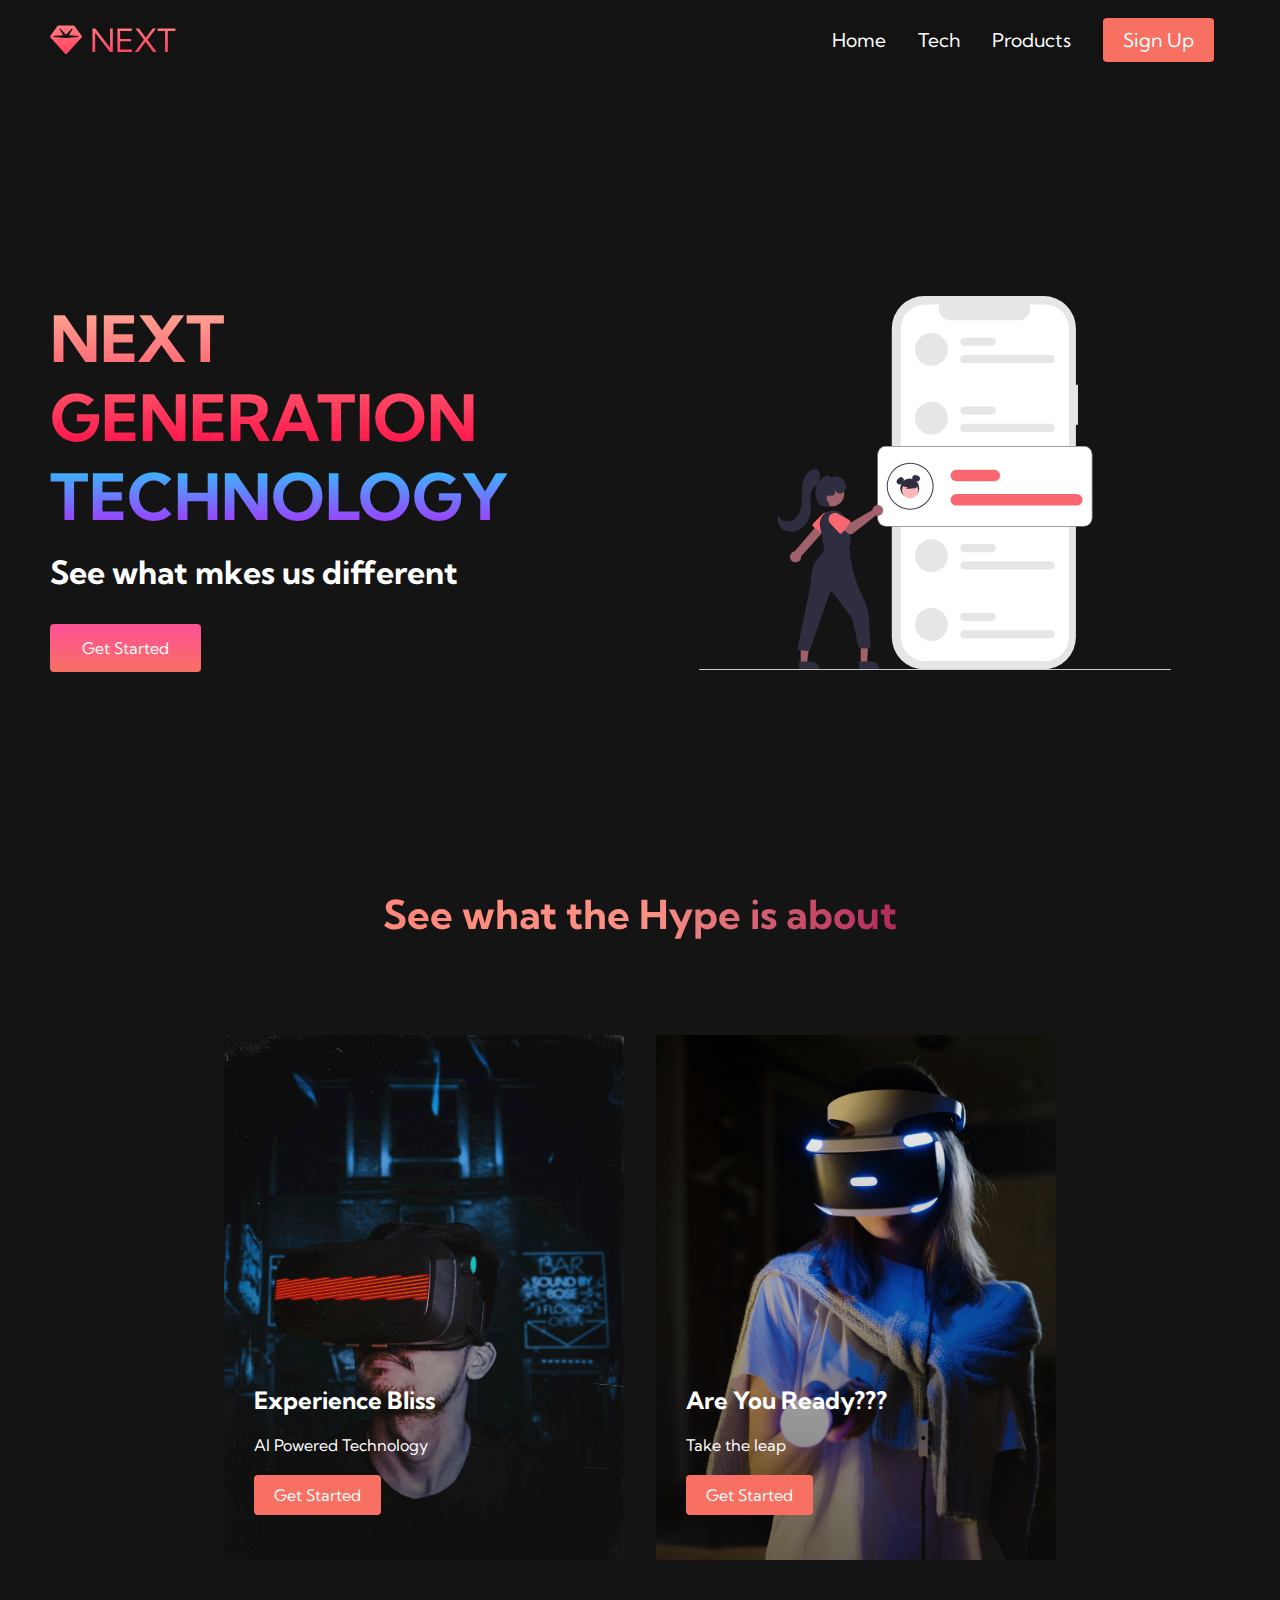
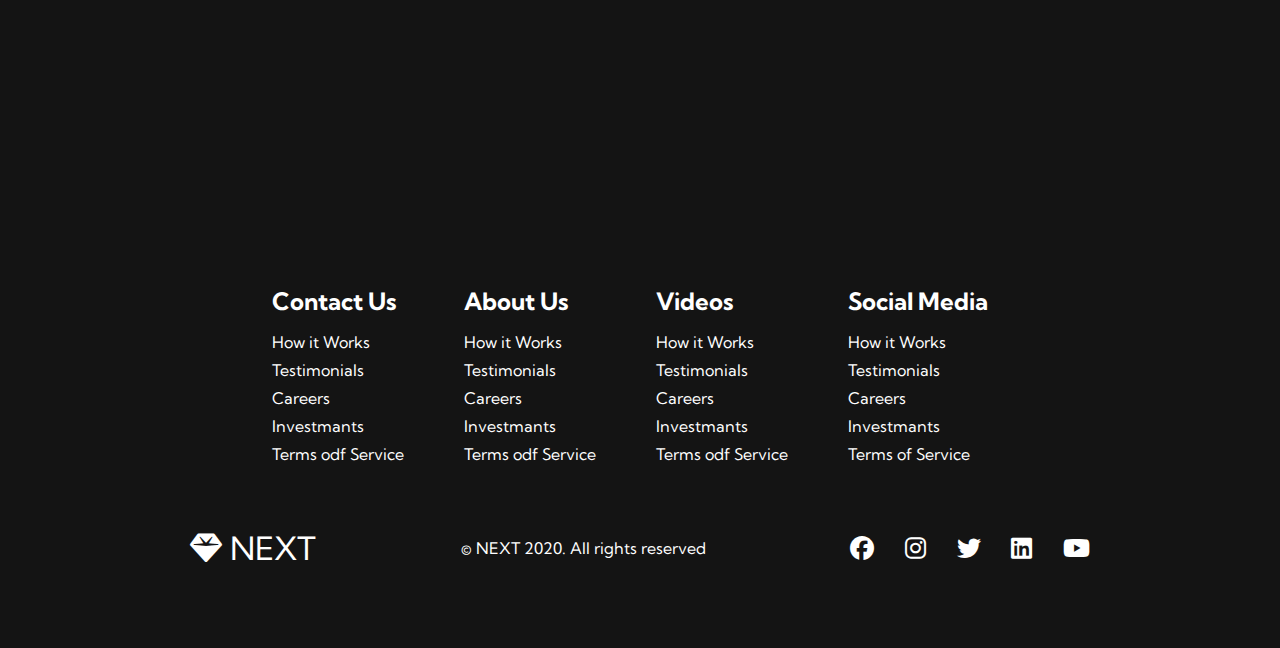
<file: index.html>
<!DOCTYPE html>
<html lang="en">
  <head>
    <meta charset="UTF-8" />
    <meta name="viewport" content="width=device-width, initial-scale=1.0" />
    <title>NEXT Website</title>
    <link rel="stylesheet" href="style.css" />
    <link rel="preconnect" href="https://fonts.googleapis.com" />
    <link rel="preconnect" href="https://fonts.gstatic.com" crossorigin />
    <link
      href="https://fonts.googleapis.com/css2?family=Kumbh+Sans:wght@100..900&display=swap"
      rel="stylesheet"
    />
    <link rel="stylesheet" href="https://cdnjs.cloudflare.com/ajax/libs/font-awesome/6.7.2/css/all.min.css" integrity="sha512-Evv84Mr4kqVGRNSgIGL/F/aIDqQb7xQ2vcrdIwxfjThSH8CSR7PBEakCr51Ck+w+/U6swU2Im1vVX0SVk9ABhg==" crossorigin="anonymous" referrerpolicy="no-referrer" />
  </head>
  <body>
    <!--Nav Section-->
    <nav class="navbar">
      <div class="navbar__container">
        <a href="/" id="navbar__logo"><i class="fas fa-gem"></i>NEXT</a>
        <div class="navbar__toggle" id="mobile-menu">
          <span class="bar"></span>
          <span class="bar"></span>
          <span class="bar"></span>
        </div>
          <ul class="navbar__menu">
            <li class="navbar__item">
              <a href="/" class="navbar__links"> Home </a>
            </li>
            <li class="navbar__item">
              <a href="tech.html" class="navbar__links"> Tech </a>
            </li>
            <li class="navbar__item">
              <a href="/" class="navbar__links"> Products </a>
            </li>
            <li class="navbar__btn">
              <a href="/" class="button"> Sign Up </a>
            </li>
          </ul>
      </div>
    </nav>
    <!--Hero Section-->
    <div class="main">
      <div class="main__container">
        <div class="main__content">
          <h1>NEXT GENERATION</h1>
          <h2>TECHNOLOGY</h2>
          <p>See what mkes us different</p>
          <button class="main__btn"><a href="/">Get Started</a></button>
        </div>
        <div class="main__img--container">
          <img src="images/pic1.svg" alt="pic" id="main__img" />
        </div>
      </div>
    </div>
    <!-- Services Section -->
    <div class="services">
      <h1>See what the Hype is about</h1>
      <div class="services__container">
        <div class="services__card">
          <h2>Experience Bliss</h2>
          <p>AI Powered Technology</p>
          <button>Get Started</button>
        </div>
        <div class="services__card">
          <h2>Are You Ready???</h2>
          <p>Take the leap</p>
          <button>Get Started</button>
        </div>
      </div>
    </div>
    <!-- Footer section -->
    <div class="footer__container">
      <div class="footer__links">
        <div class="footer__link--wrapper">
          <div class="footer__link--items">
            <h2>Contact Us</h2>
            <a href="/">How it Works</a>
            <a href="/">Testimonials</a>
            <a href="/">Careers</a>
            <a href="/">Investmants</a>
            <a href="/">Terms odf Service</a>
          </div>
          <div class="footer__link--items">
            <h2>About Us</h2>
            <a href="/">How it Works</a>
            <a href="/">Testimonials</a>
            <a href="/">Careers</a>
            <a href="/">Investmants</a>
            <a href="/">Terms odf Service</a>
          </div>
        </div>
        <div class="footer__link--wrapper">
          <div class="footer__link--items">
            <h2>Videos</h2>
            <a href="/">How it Works</a>
            <a href="/">Testimonials</a>
            <a href="/">Careers</a>
            <a href="/">Investmants</a>
            <a href="/">Terms odf Service</a>
          </div>
          <div class="footer__link--items">
            <h2>Social Media</h2>
            <a href="/">How it Works</a>
            <a href="/">Testimonials</a>
            <a href="/">Careers</a>
            <a href="/">Investmants</a>
            <a href="/">Terms of Service</a>
          </div>
        </div>
      </div>
      <div class="social__media">
        <div class="social__media--wrap">
          <div class="footer__logo">
            <a href="/" id="footer__logo"><i class="fas fa-gem"></i>NEXT</a>
          </div>
          <p class="website__rights">&#169 NEXT 2020. All rights reserved</p>
          <div class="social__icons">
            <a href="/" class="social__icon--link" target="blank">
              <i class="fab fa-facebook"></i>
            </a>
            <a href="/" class="social__icon--link" target="blank">
              <i class="fab fa-instagram"></i>
            </a>
            <a href="/" class="social__icon--link" target="blank">
              <i class="fab fa-twitter"></i>
            </a>
            <a href="/" class="social__icon--link" target="blank">
              <i class="fab fa-linkedin"></i>
            </a>
            <a href="/" class="social__icon--link" target="blank">
              <i class="fab fa-youtube"></i>
            </a>
          </div>
        </div>
      </div>
    </div>
    <script src="app.js"></script>
  </body>
</html>
</file>
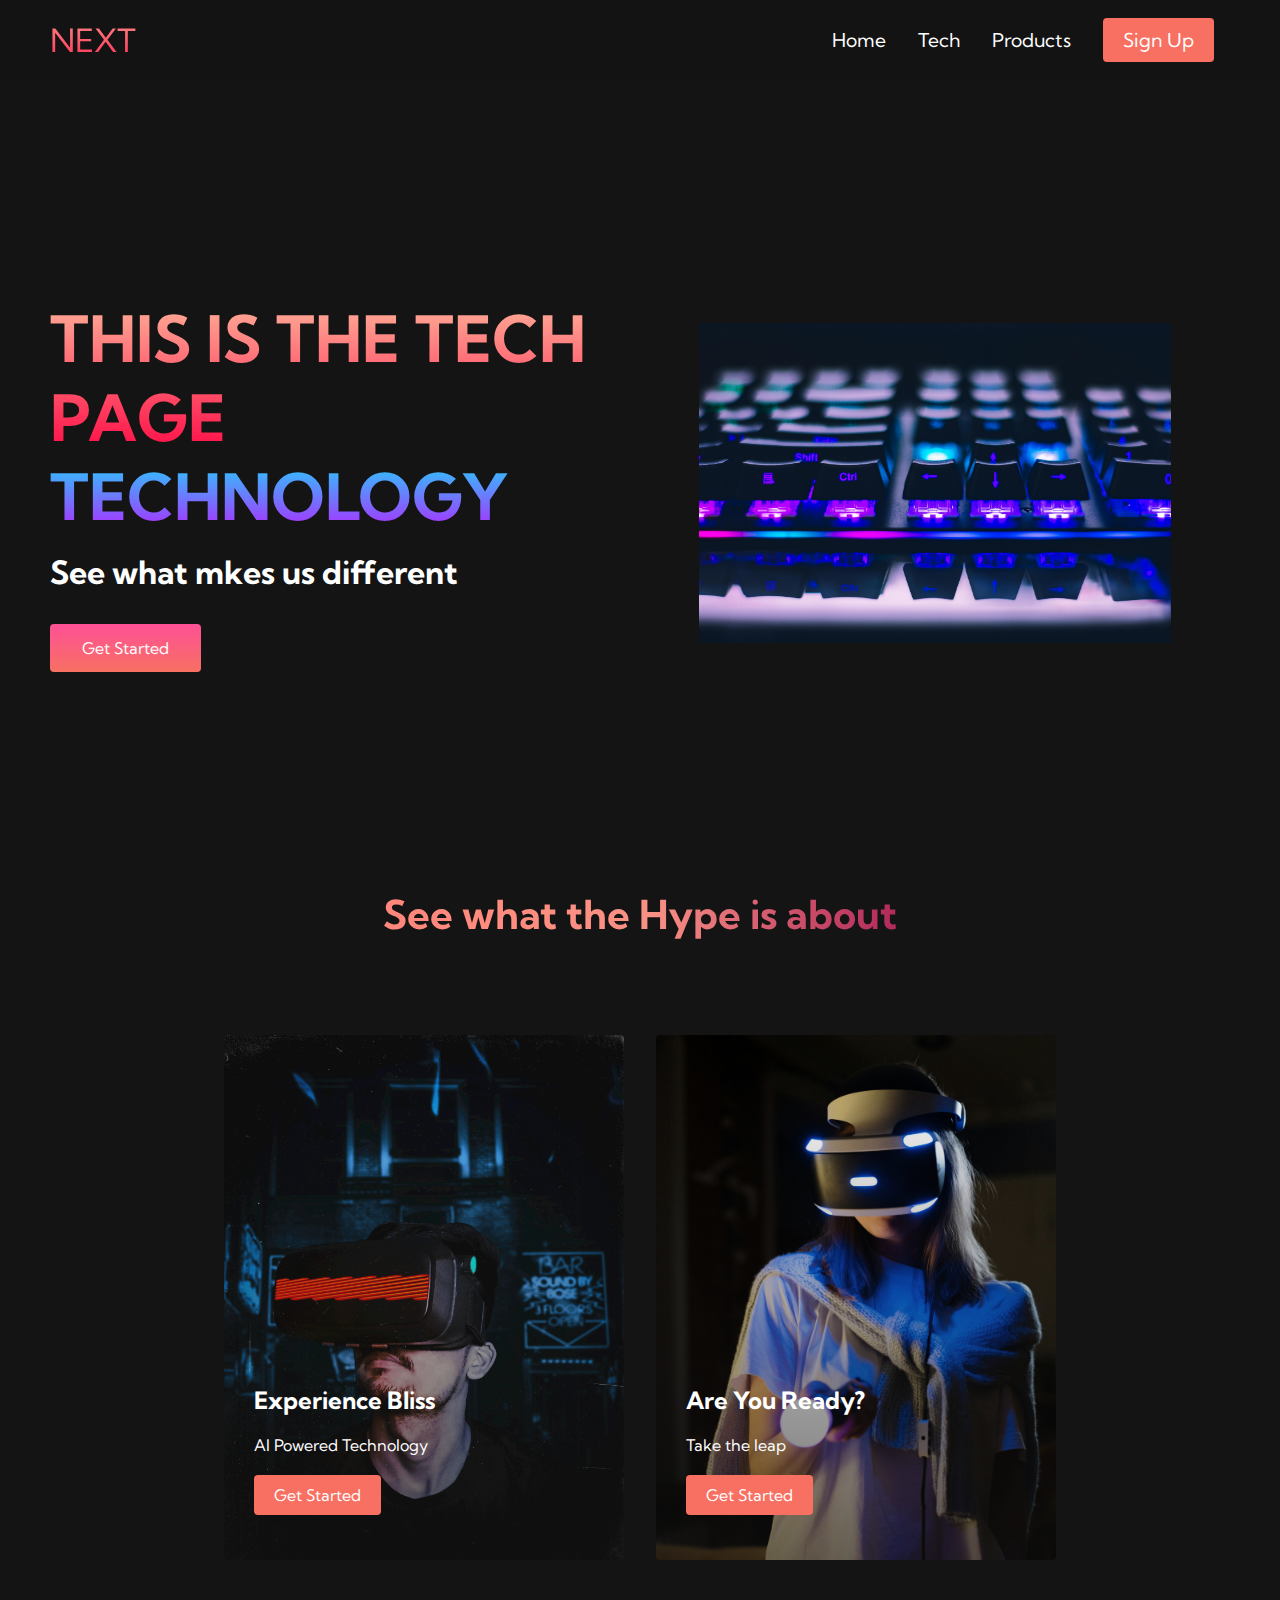
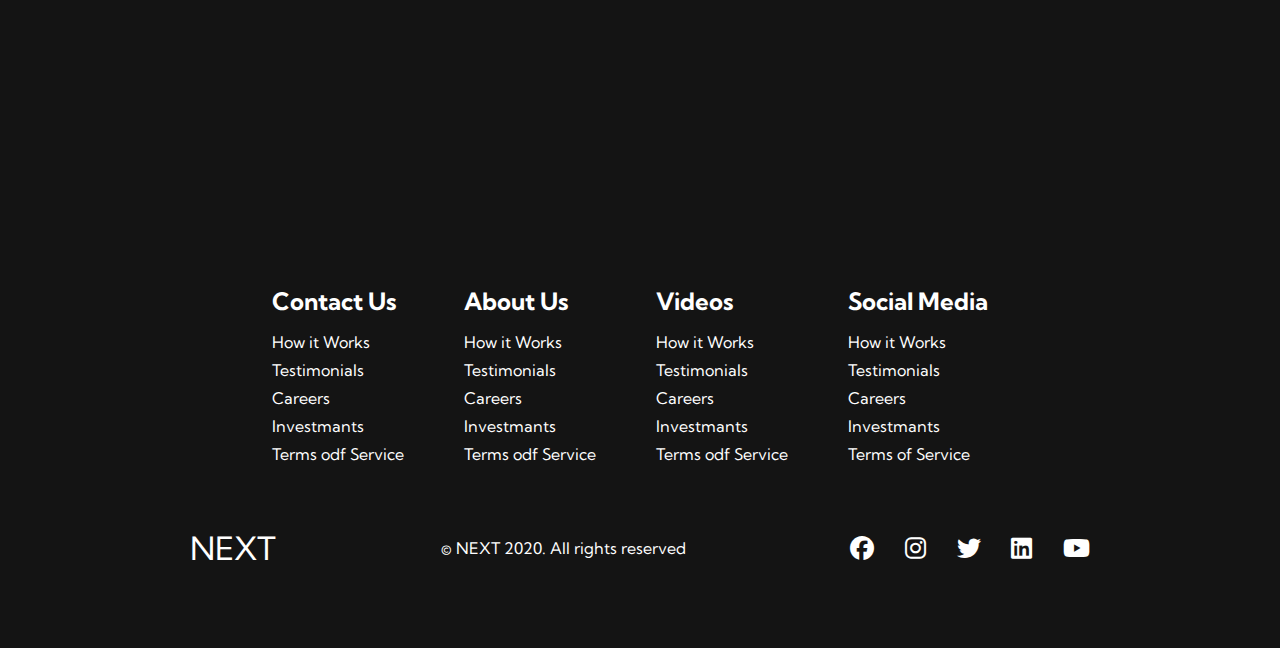
<file: tech.html>
<!DOCTYPE html>
<html lang="en">
  <head>
    <meta charset="UTF-8" />
    <meta name="viewport" content="width=device-width, initial-scale=1.0" />
    <title>NEXT Website</title>
    <link rel="stylesheet" href="style.css" />
    <link rel="preconnect" href="https://fonts.googleapis.com" />
    <link rel="preconnect" href="https://fonts.gstatic.com" crossorigin />
    <link
      href="https://fonts.googleapis.com/css2?family=Kumbh+Sans:wght@100..900&display=swap"
      rel="stylesheet"
    />
    <link rel="stylesheet" href="https://cdnjs.cloudflare.com/ajax/libs/font-awesome/6.7.2/css/all.min.css" integrity="sha512-Evv84Mr4kqVGRNSgIGL/F/aIDqQb7xQ2vcrdIwxfjThSH8CSR7PBEakCr51Ck+w+/U6swU2Im1vVX0SVk9ABhg==" crossorigin="anonymous" referrerpolicy="no-referrer" />
  </head>
  <body>
    <!--Nav Section-->
    <nav class="navbar">
      <div class="navbar__container">
        <a href="/" id="navbar__logo">NEXT</a>
        <div class="navbar__toggle" id="mobile-menu">
          <span class="bar"></span>
          <span class="bar"></span>
          <span class="bar"></span>
          <ul class="navbar__menu">
            <li class="navbar__item">
              <a href="/" class="navbar__links"> Home </a>
            </li>
            <li class="navbar__item">
              <a href="/tech.html" class="navbar__links"> Tech </a>
            </li>
            <li class="navbar__item">
              <a href="/" class="navbar__links"> Products </a>
            </li>
            <li class="navbar__btn">
              <a href="/" class="button"> Sign Up </a>
            </li>
          </ul>
        </div>
      </div>
    </nav>
    <!--Hero Section-->
    <div class="main">
      <div class="main__container">
        <div class="main__content">
          <h1>THIS IS THE TECH PAGE</h1>
          <h2>TECHNOLOGY</h2>
          <p>See what mkes us different</p>
          <button class="main__btn"><a href="/">Get Started</a></button>
        </div>
        <div class="main__img--container">
          <img src="images/keyboard.jpg" alt="pic" id="main__img" />
        </div>
      </div>
    </div>
    <!-- Services Section -->
    <div class="services">
      <h1>See what the Hype is about</h1>
      <div class="services__container">
        <div class="services__card">
          <h2>Experience Bliss</h2>
          <p>AI Powered Technology</p>
          <button>Get Started</button>
        </div>
        <div class="services__card">
          <h2>Are You Ready?</h2>
          <p>Take the leap</p>
          <button>Get Started</button>
        </div>
      </div>
    </div>
    <!-- Footer section -->
    <div class="footer__container">
      <div class="footer__links">
        <div class="footer__link--wrapper">
          <div class="footer__link--items">
            <h2>Contact Us</h2>
            <a href="/">How it Works</a>
            <a href="/">Testimonials</a>
            <a href="/">Careers</a>
            <a href="/">Investmants</a>
            <a href="/">Terms odf Service</a>
          </div>
          <div class="footer__link--items">
            <h2>About Us</h2>
            <a href="/">How it Works</a>
            <a href="/">Testimonials</a>
            <a href="/">Careers</a>
            <a href="/">Investmants</a>
            <a href="/">Terms odf Service</a>
          </div>
        </div>
        <div class="footer__link--wrapper">
          <div class="footer__link--items">
            <h2>Videos</h2>
            <a href="/">How it Works</a>
            <a href="/">Testimonials</a>
            <a href="/">Careers</a>
            <a href="/">Investmants</a>
            <a href="/">Terms odf Service</a>
          </div>
          <div class="footer__link--items">
            <h2>Social Media</h2>
            <a href="/">How it Works</a>
            <a href="/">Testimonials</a>
            <a href="/">Careers</a>
            <a href="/">Investmants</a>
            <a href="/">Terms of Service</a>
          </div>
        </div>
      </div>
      <div class="social__media">
        <div class="social__media--wrap">
          <div class="footer__logo">
            <a href="/" id="footer__logo"><i class="fas.fa-gem"></i>NEXT</a>
          </div>
          <p class="website__rights">&#169 NEXT 2020. All rights reserved</p>
          <div class="social__icons">
            <a href="/" class="social__icon--link" target="blank">
              <i class="fab fa-facebook"></i>
            </a>
            <a href="/" class="social__icon--link" target="blank">
              <i class="fab fa-instagram"></i>
            </a>
            <a href="/" class="social__icon--link" target="blank">
              <i class="fab fa-twitter"></i>
            </a>
            <a href="/" class="social__icon--link" target="blank">
              <i class="fab fa-linkedin"></i>
            </a>
            <a href="/" class="social__icon--link" target="blank">
              <i class="fab fa-youtube"></i>
            </a>
          </div>
        </div>
      </div>
    </div>
    <script src="app.js"></script>
  </body>
</html>
</file>
<file: style.css>
*{
    box-sizing:border-box;
    margin:0;
    padding:0;
    font-family: 'Kumbh Sans',georgia, sans-serif;
}
.navbar{
    background:#131313;
    height:80px;
    display:flex;
    justify-content:center;
    align-items:center;
    font-size:1.2rem;
    position:sticky;
    top:0;
    z-index:999;
}
.navbar__container{
    display:flex;
    justify-content: space-between;
    height: 80px;
    z-index: 1;
    width:100%;
    max-width: 1300px;
    margin: 0 auto;
    padding: 0 50px;
}
#navbar__logo{
    background-color:#ff8177;
    background-image:linear-gradient(to top, #ff0844 0%, #ffb199 100%);
    background-size:100%;
    -webkit-background-clip:text ;
    -moz-background-clip: text;
    -webkit-text-fill-color: transparent;
    -moz-text-fill-color:transparent;
    display:flex;
    align-items: center;
    cursor: pointer;
    text-decoration: none;
    font-size: 2rem;
}
 .fa-gem{
    margin-right: 0.5rem;
 }
 .navbar__menu{
    display:flex;
    align-items:center;
    list-style:none;
    text-align: center;
 }
 .navbar__item{
    height: 80px;
 }
 .navbar__links{
    color:#fff;
    display: flex;
    align-items: center;
    justify-content: center;
    text-decoration: none;
    padding: 0 1rem;
    height: 100%;
 }

.navbar__btn{
    display:flex;
    justify-content:center;
    align-items: center;
    padding: 0 1rem;
    width: 100%;
}
.button{
    display: flex;
    justify-content: center;
    align-items: center;
    text-decoration: none;
    padding:10px 20px;
    height: 100%;
    width: 100%;
    border:none;
    outline:none;
    border-radius: 4px;
    background: #f77062;
    color: #fff;
}
.button:hover{
    background: #fff;
    color: #f77062;
    transition: all 0.3s ease-in;
}
.navbar__links:hover{
    color: #f77062;
    transition:all 0.3s ease ;
}
 @media screen and (max-width: 960px) {
.navbar__container{
        display: flex;
        justify-content: space-between;
        height: 80px;
        z-index: 1;
        width: 100%;
        max-width: 1300px;
        padding: 0;
}
.navbar__menu {
    display:grid;
    grid-template-columns:auto;
    margin:0;
    width:100%;
    position: absolute;
    top:-1000px;
    opacity:0;  
    transition:all 0.5s ease;
    height:50vh;
    z-index: -1;
    background-color: #131313;
}
.navbar__menu.active{
    background-color: #131313;
    top:100%;
    position: absolute;
    opacity:1;
    transition:all 0.5s ease;
    z-index: 99;
    height: 50vh;
    font-size: 1.6rem;
}
#navbar__logo{
    padding-left:25px;
}
.navbar__toggle .bar{
    width: 25px;
    height: 3px;
    margin:5px auto;
    transition: all 0.3s ease-in-out;
    background: #fff;
    display: block;
    cursor: pointer;
}
.navbar__item{
    width:100%;
}
.navbar__links{
    text-align: center;
    padding:2rem;
    width: 100%;
    display: table;
}
#mobile-menu{
    position: absolute;
    top: 20%;
    right: 5%;
    transform: translate(5%, 20%);
}
.navbar__btn{
    padding-bottom:2rem;
}
.button{
    display:flex;
    justify-content:center;
    align-items: center;
    width: 50%;
    height: 40px;
    margin: 0;
}

}
#mobile-menu.is-active .bar:nth-child(2) {
    opacity:0 ;
}
#mobile-menu.is-active .bar:nth-child(1) {
    transform: translate(8px) rotate(45deg) ;
}
#mobile-menu.is-active .bar:nth-child(3) {
    transform: translate(-8px) rotate(-45deg) ;
}



  
/*Hero Section CSS*/
  .main{
    background-color:#141414
  }
  .main__container{
    display:grid;
    grid-template-columns: 1fr 1fr;
    align-items: center;
    justify-self: center;
    margin:0 auto;
    height:90vh;
    background-color:#141414 ;
    z-index: 1;
    width: 100%;
    max-width: 1300px;
    padding: 0 50px;
  }

.main__content h1{
    font-size: 4rem;
    background-color:#ff8177;
    background-image:linear-gradient(to top, #ff0844 0%, #ffb199 100%);
    background-size:100%;
    -webkit-background-clip:text ;
    -moz-background-clip: text;
    -webkit-text-fill-color: transparent;
    -moz-text-fill-color:transparent;
}
.main__content h2{
    font-size: 4rem;
    background-color:#ff8177;
    background-image:linear-gradient(to top, #b721ff 0%, #21d4fd 100%);
    background-size:100%;
    -webkit-background-clip:text ;
    -moz-background-clip: text;
    -webkit-text-fill-color: transparent;
    -moz-text-fill-color:transparent;
}
.main__content p{
    margin-top:1rem;
    font-size:2rem;
    font-weight:700;
    color:#fff
}
.main__btn{
    font-size:1rem;
    background-image:linear-gradient(to top, #f77062 0%, #fe5196 100%);
    padding:14px 32px;
    border:none;
    border-radius: 4px;
    color:#fff;
    margin-top:2rem;
    cursor:pointer;
    position: relative;
    transition: all 0.35s;
    outline:none;
}

.main__btn a{
    position:relative;
    z-index: 2;
    color:#fff;
    text-decoration: none;

}
.main__btn:after{
    position:absolute;
    content: '';
    top: 0;
    left: 0;
    width: 0;
    height:100%;
    background: #4837ff;
    transition: all 0.35s;
    border-radius:4px;
}
.main__btn:hover{
    color:#fff;

}
.main__btn:hover:after{
    width:100%;
    
}
.main__img--container{
    text-align: center;

}
#main__img{
    height:100%;
    width:80%;
}
/*Mobile Responsive*/
@media screen and (max-width: 768px) {
    .main__container{
        display: grid;
        grid-template-columns: auto;
        align-items: center;
        justify-content:center;
        width: 100%;
        margin: 0 auto;
        height: 99vh;
    }
    .main__content{
        text-align: center;
        margin-bottom: 4rem;
    }
    .main__content h1{
        font-size: 2.5rem;
        margin-top:2rem;
    }
    .main__content h2{
        font-size:3rem;
    }
    .main__content p{
        margin-top: 1rem;
        font-size:1.5rem;
    }
}
@media screen and (max-width: 480px) {
    .main__container{
        display: grid;
        grid-template-columns: auto;
        align-items: center;
        justify-content:center;
        width: 100%;
        margin: 0 auto;
        height: 99vh;
    }
    .main__content{
        text-align: center;
        margin-bottom: 4rem;
    }
    .main__content h1{
        font-size: 2rem;
        margin-top:3rem;
    }
    .main__content h2{
        font-size:2rem;
    }
    .main__content p{
        margin-top: 2rem;
        font-size:1.5rem;
    }
    .main__btn{
        padding:12px 36px;
        margin:2,5rem 0;
    }
}
/* Sevices Section CSS */
.services{
    background-color: #141414;
    display: flex;
    flex-direction: column;
    align-items:center;
    height:100vh;

}
.services h1{
    background-color:#ff8177;
    background-image:linear-gradient(to right, #ff8177 0%, #ff867a 0%,#ff8c7f 21%,#f99185 52%,#cf556c 78%,#b12a5b 100% );
    background-size: 100%;
    margin-bottom: 5rem;
    font-size: 2.5rem;
    -webkit-background-clip:text ;
    -moz-background-clip: text;
    -webkit-text-fill-color: transparent;
    -moz-text-fill-color:transparent;
}
.services__container{
    display:flex;
    justify-content: center;
    flex-wrap: wrap;

}
.services__card{
    margin: 1rem;
    height: 525px;
    width:400px;
    border-radius: 4px;
    background-image:linear-gradient(to bottom, rgba(0,0,0,0) 0%,rgba(17,17,17,0.6)100%),url('./images/VR3.jpg'); 
    background-size: cover;
    position: relative;
    color: #fff;
}
.services__card:nth-child(2){
    background-image:linear-gradient(to bottom, rgba(0,0,0,0) 0%,rgba(17,17,17,0.6)100%),url('./images/VR2.jpg'); 
}
.services h2{
    position:absolute;
    top:350px;
    left: 30px;
}
.services__card p{
    position: absolute;
    top: 400px;
    left:30px;
}
.services__card button{
    color:#fff;
    padding:10px 20px;
    border:none;
    outline:none;
    border-radius: 4px;
    background: #f77062;
    position:absolute;
    top:440px;
    left:30px;
    font-size:1rem;
    cursor:pointer;
}
.services__card:hover{
    transform: scale(1.075);
    transition:0.2s ease-in;
    cursor: pointer;
}
@media screen and (max-width:960px) {
    .services{
        height: 1600px;
    }
    .services h1{
        font-size:2rem;
        margin-top: 12rem;
    }
}
@media screen and (max-width:480px) {
    .services{
        height: 1400px;
    }
    .services h1{
        font-size:1.2rem;

}  
    .services__card{
        width: 300px;
    }
  }
  /* Footer CSS */
  .footer__container{
    background-color: #141414;
    padding: 5rem 0;
    display: flex;
    flex-direction: column;
    justify-content: center;
    align-items: center;
  }
  #footer__logo{
    color: #fff;
    display:flex;
    align-items: center;
    cursor: pointer;
    text-decoration: none;
    font-size: 2rem;

  }
  .footer__links{
    width: 100%;
    max-width: 1000px;
    display: flex;
    justify-content: center;
  }
  .footer__link--wrapper{
    display:flex;
  }
  .footer__link--items{
    display: flex;
    flex-direction: column;
    align-items: flex-start;
    margin: 16px;
    text-align: left;
    width: 160px;
    box-sizing: border-box;
  }

  .footer__link--items h2{
    margin-bottom: 16px;
  }

  .footer__link--items> h2{
    color: #fff;
  }

  .footer__link--items a{
    color:#fff;
    text-decoration: none;
    margin-bottom: 0.5rem;

  }

    .footer__link--items a:hover{
        color:#fff;
        transition: 0.3s ease-out;
    }

    /* Social Icons */
    .social__icon--link{
        color:#fff;
        font-size: 24px;
        
    }
    .social__media{
        max-width: 1000px;
        width: 100%;
    }
    .social__media--wrap{
        display:flex;
        justify-content: space-between;
        align-items: center;
        width: 90%;
        max-width :1000px;
        margin: 40px auto 0 auto;

    }
    .social__icons{
        display:flex;
        justify-content:space-between;
        align-items: center;
        width:240px;
    }
    .socail__logo{
        color:#fff;
        justify-self:flex-start ;
        margin-left: 20px;
        cursor:pointer;
        text-decoration: none;
        font-size: 2rem;
        display:flex;
        align-items: center;
        margin-bottom: 16px;
    }
    .website__rights{
        color: #fff;
    
    }
    @media screen and (max-width:820px){
        .footer__links{
            padding-bottom: 2rem;
        }
        .footer__logo{
            margin-bottom: 2rem;

        }
        .website__rights{
            margin-bottom: 2rem;
        }
        .footer__link--wrapper{
            flex-direction: column;
        }
        .social__media--wrap{
            flex-direction: column;
    
        }

    }
    @media screen and (max-width:480px){
        .footer__link--items{
            margin: 0;
            padding: 10px;
            width: 100%;
        }
    }
</file>
